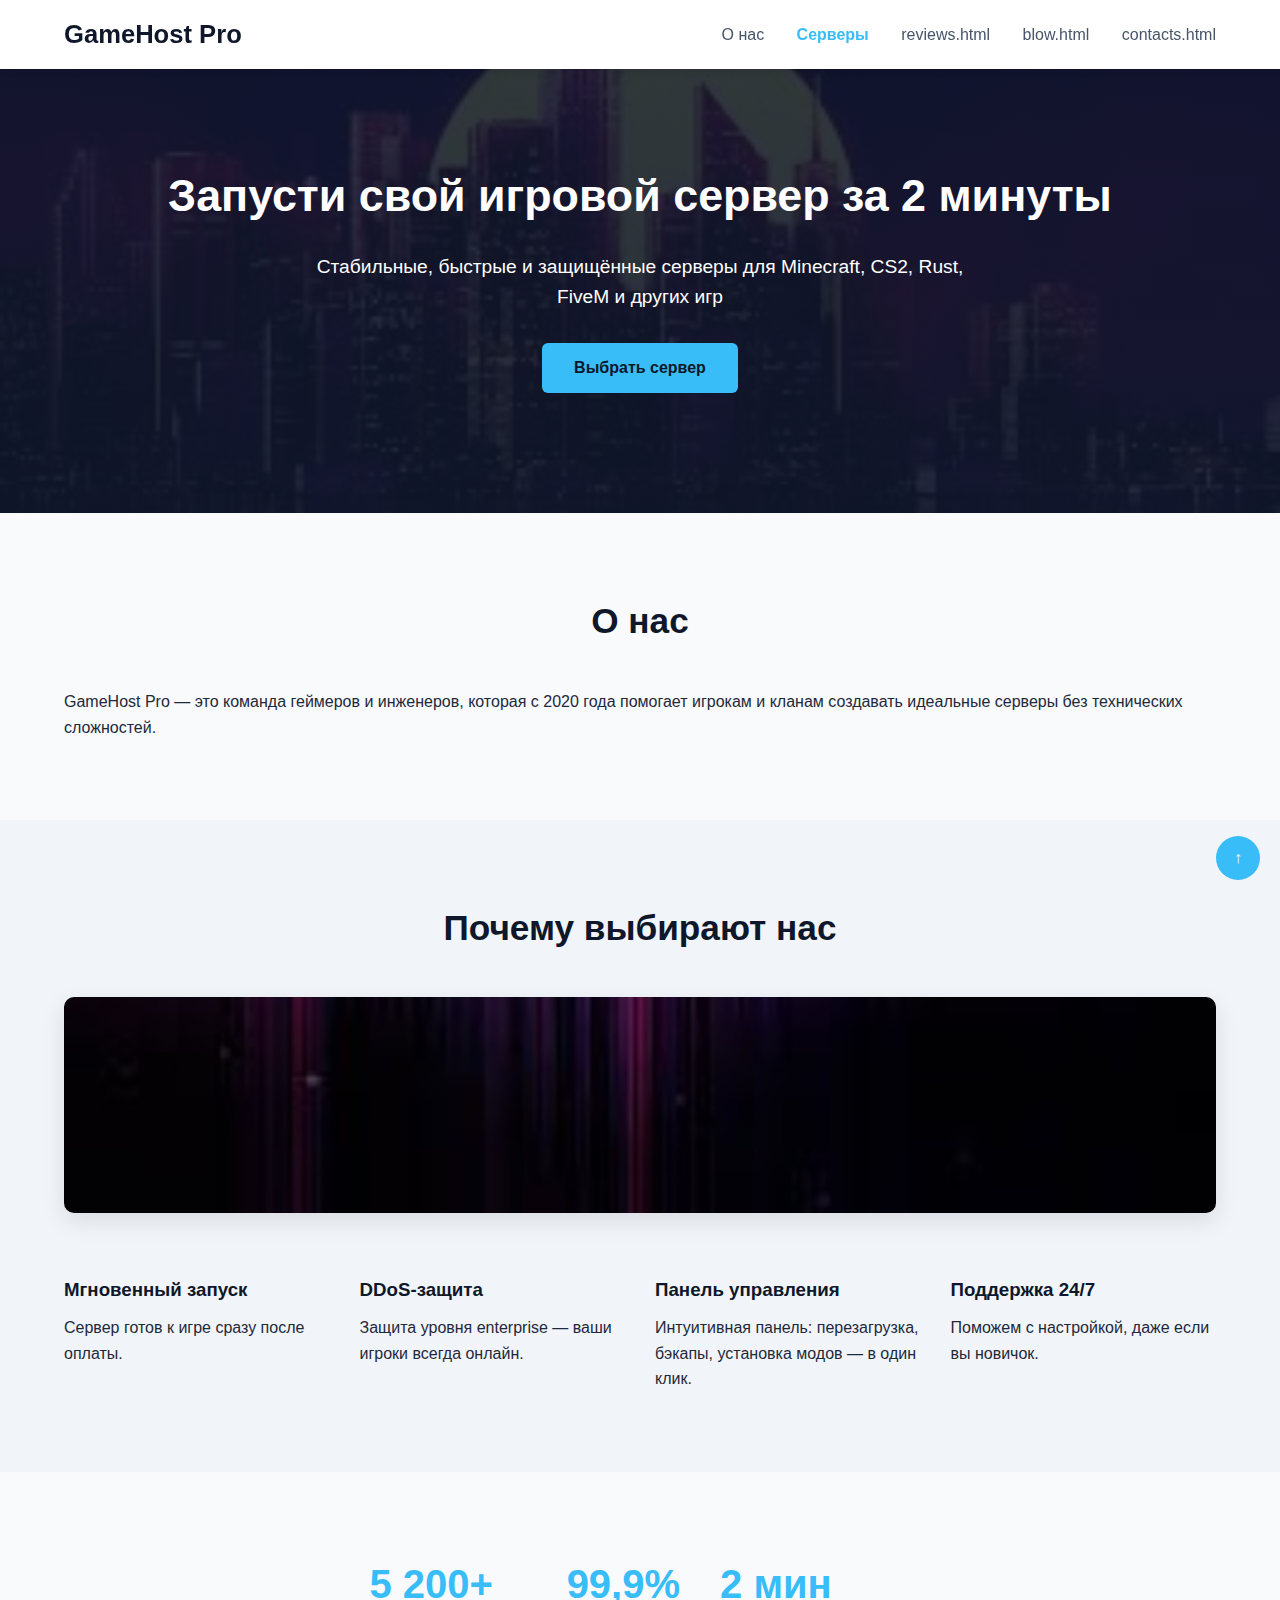
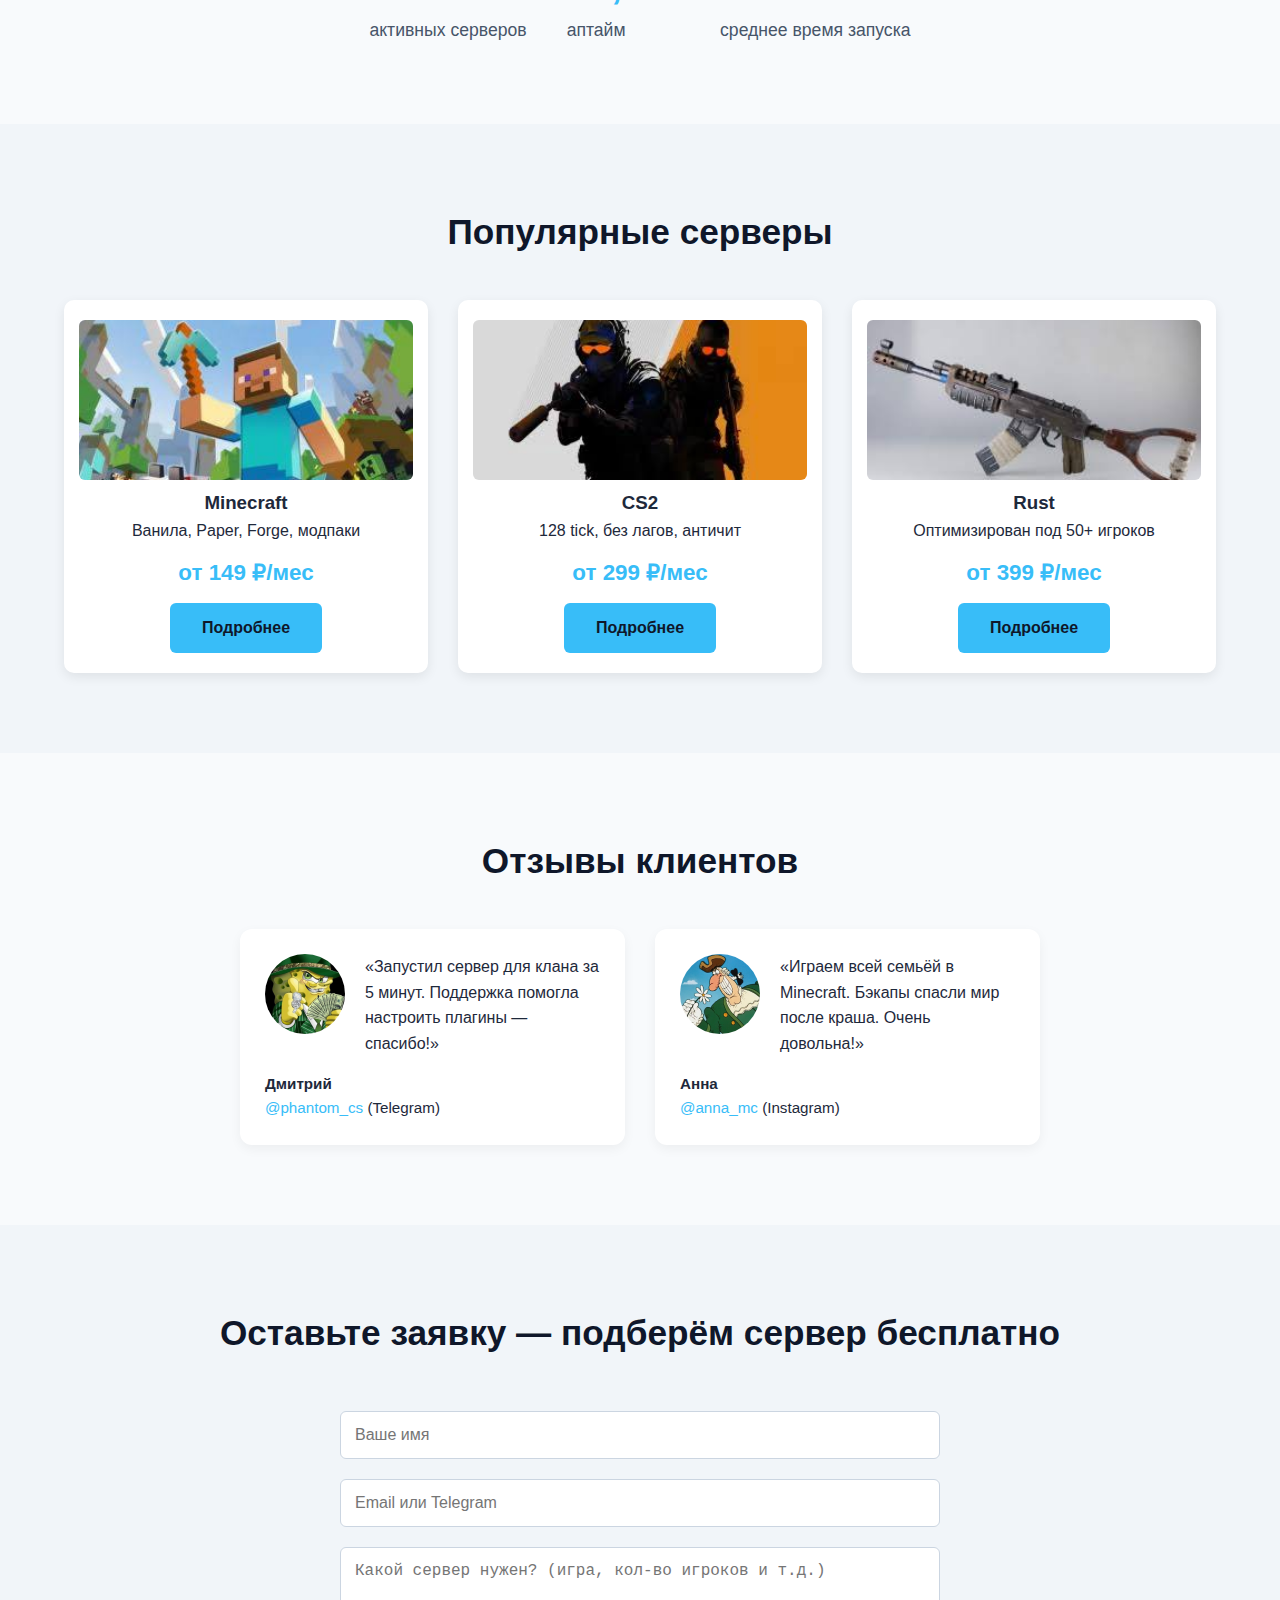
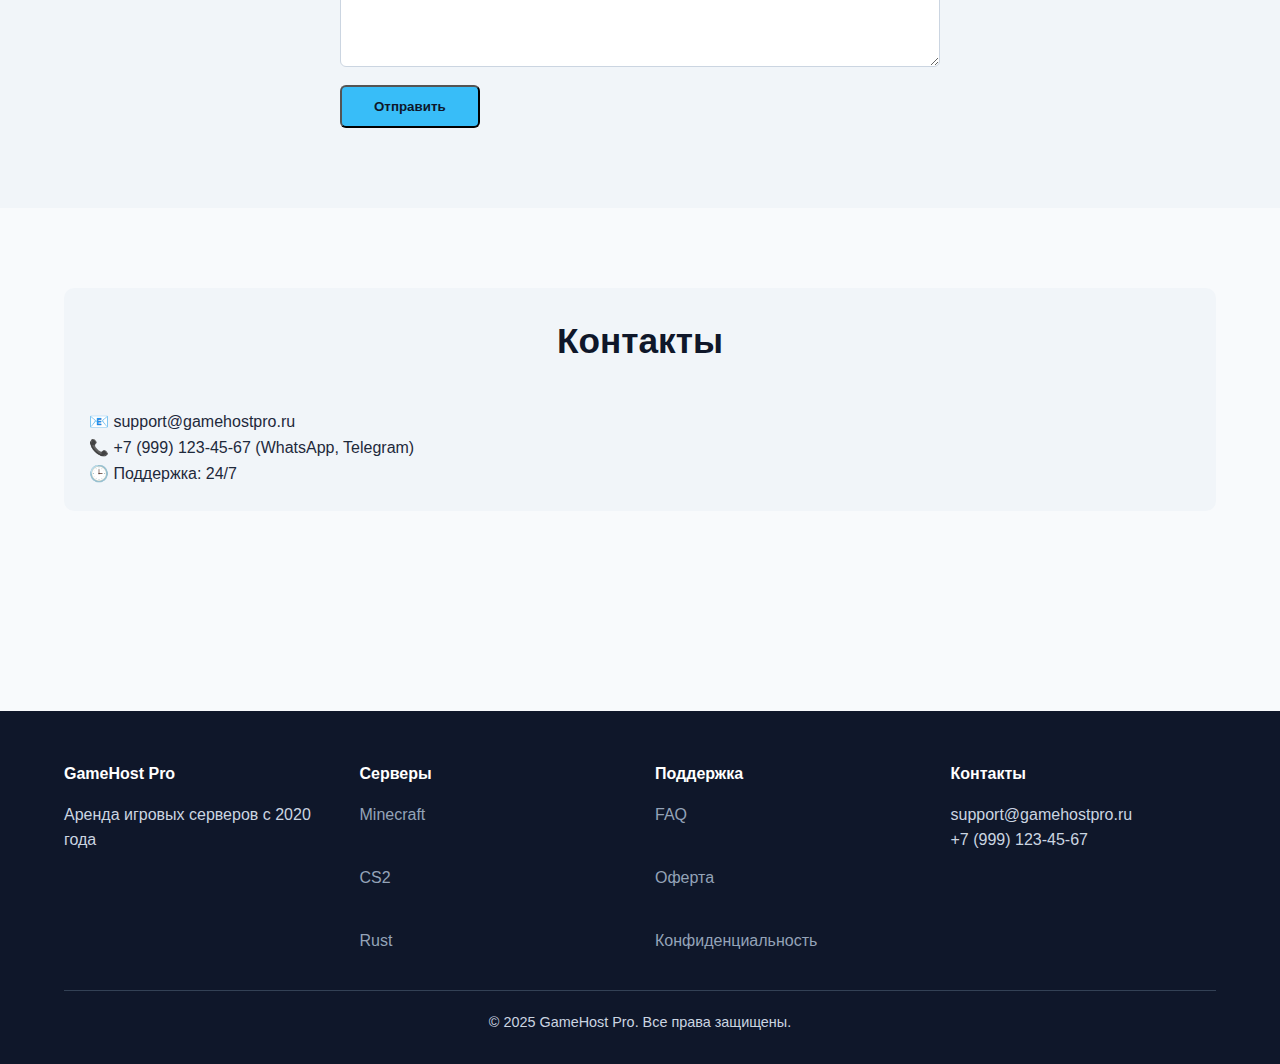
<file: index.html>
<!DOCTYPE html>
<html lang="ru">
<head>
  <meta charset="UTF-8" />
  <meta name="viewport" content="width=device-width, initial-scale=1.0" />
  <title>GameHost Pro — Аренда игровых серверов</title>
  <style>
    /* === Общие стили === */
    * {
      margin: 0;
      padding: 0;
      box-sizing: border-box;
    }
    body {
      font-family: -apple-system, BlinkMacSystemFont, 'Segoe UI', Roboto, sans-serif;
      line-height: 1.6;
      color: #1e293b;
      background-color: #f8fafc;
    }
    .container {
      width: 90%;
      max-width: 1200px;
      margin: 0 auto;
    }
    a {
      text-decoration: none;
      color: inherit;
    }

    /* === Хедер (п.2, п.9) === */
    .header {
      position: fixed;
      top: 0;
      width: 100%;
      background: white;
      box-shadow: 0 2px 8px rgba(0,0,0,0.1);
      z-index: 1000;
    }
    .navbar {
      display: flex;
      justify-content: space-between;
      align-items: center;
      padding: 14px 0;
    }
    .logo {
      font-size: 1.6rem;
      font-weight: bold;
      color: #0f172a;
    }
    .main-menu a {
      margin-left: 28px;
      color: #475569;
      font-weight: 500;
      text-decoration: none;
    }
    .main-menu a:hover,
    .main-menu a.active {
      color: #38bdf8;
      font-weight: bold;
    }

    /* === Первый экран (п.1) === */
    .hero {
      background: linear-gradient(rgba(15, 23, 42, 0.85), rgba(15, 23, 42, 0.9)),
        url('images/hero-bg.jpg') center/cover no-repeat;
      color: white;
      padding: 160px 0 120px;
      text-align: center;
    }
    .hero h1 {
      font-size: 2.8rem;
      margin-bottom: 20px;
    }
    .hero p {
      font-size: 1.2rem;
      max-width: 700px;
      margin: 0 auto 30px;
    }

    /* === Кнопки === */
    .btn {
      display: inline-block;
      padding: 12px 32px;
      border-radius: 6px;
      background: #38bdf8;
      color: #0f172a;
      font-weight: bold;
      transition: opacity 0.2s;
    }
    .btn:hover {
      opacity: 0.9;
    }

    /* === Секции === */
    section {
      padding: 80px 0;
    }
    .light-bg {
      background-color: #f1f5f9;
    }
    section h2 {
      text-align: center;
      font-size: 2.2rem;
      margin-bottom: 40px;
      color: #0f172a;
    }

    /* === Преимущества (п.11) === */
    .feature-image-wrapper {
      text-align: center;
      margin-bottom: 40px;
    }
    .feature-image {
      width: 100%;
      max-width: 100%;
      max-height: 300px;
      min-height: 200px;
      height: auto;
      border-radius: 10px;
      box-shadow: 0 8px 24px rgba(0,0,0,0.1);
      object-fit: cover;
      object-position: center;
    }
    .features-grid {
      display: grid;
      grid-template-columns: repeat(auto-fit, minmax(240px, 1fr));
      gap: 30px;
    }
    .feature h3 {
      margin: 15px 0 10px;
      color: #0f172a;
    }

    /* === Факты (п.13) === */
    .facts-grid {
      display: flex;
      justify-content: center;
      flex-wrap: wrap;
      gap: 40px;
    }
    .fact-number {
      font-size: 2.5rem;
      font-weight: bold;
      color: #38bdf8;
    }
    .fact-text {
      font-size: 1.1rem;
      color: #475569;
    }

    /* === Товары (п.16, п.17) === */
    .products-grid {
      display: grid;
      grid-template-columns: repeat(auto-fill, minmax(280px, 1fr));
      gap: 30px;
    }
    .product-card {
      background: white;
      border-radius: 10px;
      overflow: hidden;
      box-shadow: 0 4px 12px rgba(0,0,0,0.08);
      text-align: center;
      padding: 20px 15px;
    }
    .product-card img {
      width: 100%;
      height: 160px;
      object-fit: cover;
      border-radius: 6px;
    }
    .price {
      font-size: 1.4rem;
      font-weight: bold;
      color: #38bdf8;
      margin: 12px 0;
    }

    /* === Отзывы (п.21) === */
    .reviews-grid {
      display: grid;
      grid-template-columns: repeat(auto-fit, minmax(300px, 1fr));
      gap: 30px;
      max-width: 800px;
      margin: 0 auto;
    }
    .review-card {
      background: white;
      padding: 25px;
      border-radius: 12px;
      box-shadow: 0 4px 12px rgba(0,0,0,0.05);
    }
    .review-card img {
      width: 80px;
      height: 80px;
      border-radius: 50%;
      float: left;
      margin-right: 20px;
      object-fit: cover;
    }
    .review-author {
      margin-top: 15px;
      font-size: 0.95rem;
    }
    .review-author a {
      color: #38bdf8;
    }

    /* === Форма (п.22) === */
    .contact-form {
      max-width: 600px;
      margin: 0 auto;
    }
    .contact-form input,
    .contact-form textarea {
      width: 100%;
      padding: 14px;
      margin: 10px 0;
      border: 1px solid #cbd5e1;
      border-radius: 6px;
      font-size: 1rem;
    }
    .contact-form textarea {
      height: 120px;
      resize: vertical;
    }

    /* === Контакты (п.29) === */
    .contact-info {
      background: #f1f5f9;
      padding: 25px;
      border-radius: 10px;
      margin-bottom: 40px;
    }

    /* === Футер (п.30) === */
    .footer {
      background: #0f172a;
      color: #cbd5e1;
      padding: 50px 0 30px;
      margin-top: 80px;
    }
    .footer-grid {
      display: grid;
      grid-template-columns: repeat(auto-fit, minmax(200px, 1fr));
      gap: 30px;
    }
    .footer h4 {
      color: white;
      margin-bottom: 15px;
    }
    .footer a {
      color: #94a3b8;
      display: block;
      margin: 6px 0;
    }
    .footer a:hover {
      color: #38bdf8;
    }
    .footer-bottom {
      margin-top: 30px;
      padding-top: 20px;
      border-top: 1px solid #334155;
      text-align: center;
      font-size: 0.9rem;
    }

    /* === Кнопка "Наверх" (п.4) === */
    .scroll-to-top {
      position: fixed;
      bottom: 20px;
      right: 20px;
      width: 44px;
      height: 44px;
      background: #38bdf8;
      color: white;
      border-radius: 50%;
      display: flex;
      align-items: center;
      justify-content: center;
      text-decoration: none;
      font-weight: bold;
    }

    /* === Адаптивность === */
    @media (max-width: 768px) {
      .navbar {
        flex-wrap: wrap;
      }
      .main-menu {
        margin-top: 10px;
      }
      .main-menu a {
        margin: 0 12px;
      }
      .hero h1 {
        font-size: 2rem;
      }
      .features-grid,
      .facts-grid,
      .products-grid,
      .reviews-grid {
        grid-template-columns: 1fr;
      }
      .review-card img {
        float: none;
        margin-right: 0;
        margin-bottom: 15px;
        display: block;
      }
    }
  </style>
</head>
<body>

  <!-- 2. Меню -->
  <header class="header">
    <div class="container navbar">
      <a href="index.html" class="logo">GameHost Pro</a>
      <nav class="main-menu">
        <a href="about.html">О нас</a>
        <a href="server.html" class="active">Серверы</a>
        <a href="#">reviews.html</a>
        <a href="#">blow.html</a>
        <a href="#">contacts.html</a>
      </nav>
    </div>
  </header>

  <!-- 1. Первый экран -->
  <section class="hero">
    <div class="container">
      <h1>Запусти свой игровой сервер за 2 минуты</h1>
      <p>Стабильные, быстрые и защищённые серверы для Minecraft, CS2, Rust, FiveM и других игр</p>
      <a href="server.html" class="btn">Выбрать сервер</a>
    </div>
  </section>

  <!-- 10. О компании -->
  <section class="section">
    <div class="container">
      <h2>О нас</h2>
      <p>GameHost Pro — это команда геймеров и инженеров, которая с 2020 года помогает игрокам и кланам создавать идеальные серверы без технических сложностей.</p>
    </div>
  </section>

  <!-- 11. Преимущества -->
  <section class="section light-bg">
    <div class="container">
      <h2>Почему выбирают нас</h2>

      <!-- Общая иллюстрация -->
      <div class="feature-image-wrapper">
        <img src="images/premms.jpg" alt="Преимущества GameHost Pro" class="feature-image">
      </div>

      <div class="features-grid">
        <div class="feature">
          <h3>Мгновенный запуск</h3>
          <p>Сервер готов к игре сразу после оплаты.</p>
        </div>
        <div class="feature">
          <h3>DDoS-защита</h3>
          <p>Защита уровня enterprise — ваши игроки всегда онлайн.</p>
        </div>
        <div class="feature">
          <h3>Панель управления</h3>
          <p>Интуитивная панель: перезагрузка, бэкапы, установка модов — в один клик.</p>
        </div>
        <div class="feature">
          <h3>Поддержка 24/7</h3>
          <p>Поможем с настройкой, даже если вы новичок.</p>
        </div>
      </div>
    </div>
  </section>

  <!-- 13. Факты -->
  <section class="section">
    <div class="container">
      <div class="facts-grid">
        <div class="fact">
          <div class="fact-number">5 200+</div>
          <div class="fact-text">активных серверов</div>
        </div>
        <div class="fact">
          <div class="fact-number">99,9%</div>
          <div class="fact-text">аптайм</div>
        </div>
        <div class="fact">
          <div class="fact-number">2 мин</div>
          <div class="fact-text">среднее время запуска</div>
        </div>
      </div>
    </div>
  </section>

  <!-- 16. Продукты -->
  <section class="section light-bg">
    <div class="container">
      <h2>Популярные серверы</h2>
      <div class="products-grid">
        <div class="product-card">
          <img src="images/minecraft.png" alt="Minecraft">
          <h3>Minecraft</h3>
          <p>Ванила, Paper, Forge, модпаки</p>
          <div class="price">от 149 ₽/мес</div>
          <a href="server-minecraft.html" class="btn">Подробнее</a>
        </div>
        <div class="product-card">
          <img src="images/cs2.png" alt="CS2">
          <h3>CS2</h3>
          <p>128 tick, без лагов, античит</p>
          <div class="price">от 299 ₽/мес</div>
          <a href="server-cs.html" class="btn">Подробнее</a>
        </div>
        <div class="product-card">
          <img src="images/rust.png" alt="Rust">
          <h3>Rust</h3>
          <p>Оптимизирован под 50+ игроков</p>
          <div class="price">от 399 ₽/мес</div>
          <a href="server-rust.html" class="btn">Подробнее</a>
        </div>
      </div>
    </div>
  </section>

  <!-- 21. Отзывы -->
  <section class="section">
    <div class="container">
      <h2>Отзывы клиентов</h2>
      <div class="reviews-grid">
        <div class="review-card">
          <img src="images/avatar-dmitry.png" alt="Дмитрий">
          <p>«Запустил сервер для клана за 5 минут. Поддержка помогла настроить плагины — спасибо!»</p>
          <div class="review-author">
            <strong>Дмитрий</strong><br>
            <a href="#">@phantom_cs</a> (Telegram)
          </div>
        </div>
        <div class="review-card">
          <img src="images/avatar-anna.png" alt="Анна">
          <p>«Играем всей семьёй в Minecraft. Бэкапы спасли мир после краша. Очень довольна!»</p>
          <div class="review-author">
            <strong>Анна</strong><br>
            <a href="#">@anna_mc</a> (Instagram)
          </div>
        </div>
      </div>
    </div>
  </section>

  <!-- 22. Форма заявки -->
  <section class="section light-bg">
    <div class="container">
      <h2>Оставьте заявку — подберём сервер бесплатно</h2>
      <form class="contact-form">
        <input type="text" placeholder="Ваше имя" required>
        <input type="email" placeholder="Email или Telegram" required>
        <textarea placeholder="Какой сервер нужен? (игра, кол-во игроков и т.д.)"></textarea>
        <button type="submit" class="btn">Отправить</button>
      </form>
    </div>
  </section>

  <!-- 29. Контакты -->
  <section class="section">
    <div class="container contact-info">
      <h2>Контакты</h2>
      <p>📧 support@gamehostpro.ru</p>
      <p>📞 +7 (999) 123-45-67 (WhatsApp, Telegram)</p>
      <p>🕒 Поддержка: 24/7</p>
    </div>
  </section>

  <!-- 30. Футер -->
  <footer class="footer">
    <div class="container">
      <div class="footer-grid">
        <div>
          <h4>GameHost Pro</h4>
          <p>Аренда игровых серверов с 2020 года</p>
        </div>
        <div>
          <h4>Серверы</h4>
          <a href="server-minecraft.html">Minecraft</a><br>
          <a href="server-cs2.html">CS2</a><br>
          <a href="server-rust.html">Rust</a>
        </div>
        <div>
          <h4>Поддержка</h4>
          <a href="faq.html">FAQ</a><br>
          <a href="legal/offer.html">Оферта</a><br>
          <a href="legal/privacy.html">Конфиденциальность</a>
        </div>
        <div>
          <h4>Контакты</h4>
          <p>support@gamehostpro.ru</p>
          <p>+7 (999) 123-45-67</p>
        </div>
      </div>
      <div class="footer-bottom">
        <p>© 2025 GameHost Pro. Все права защищены.</p>
      </div>
    </div>
  </footer>

  <!-- 4. Кнопка "Наверх" -->
  <a href="#" class="scroll-to-top">↑</a>

</body>
</html>
</file>
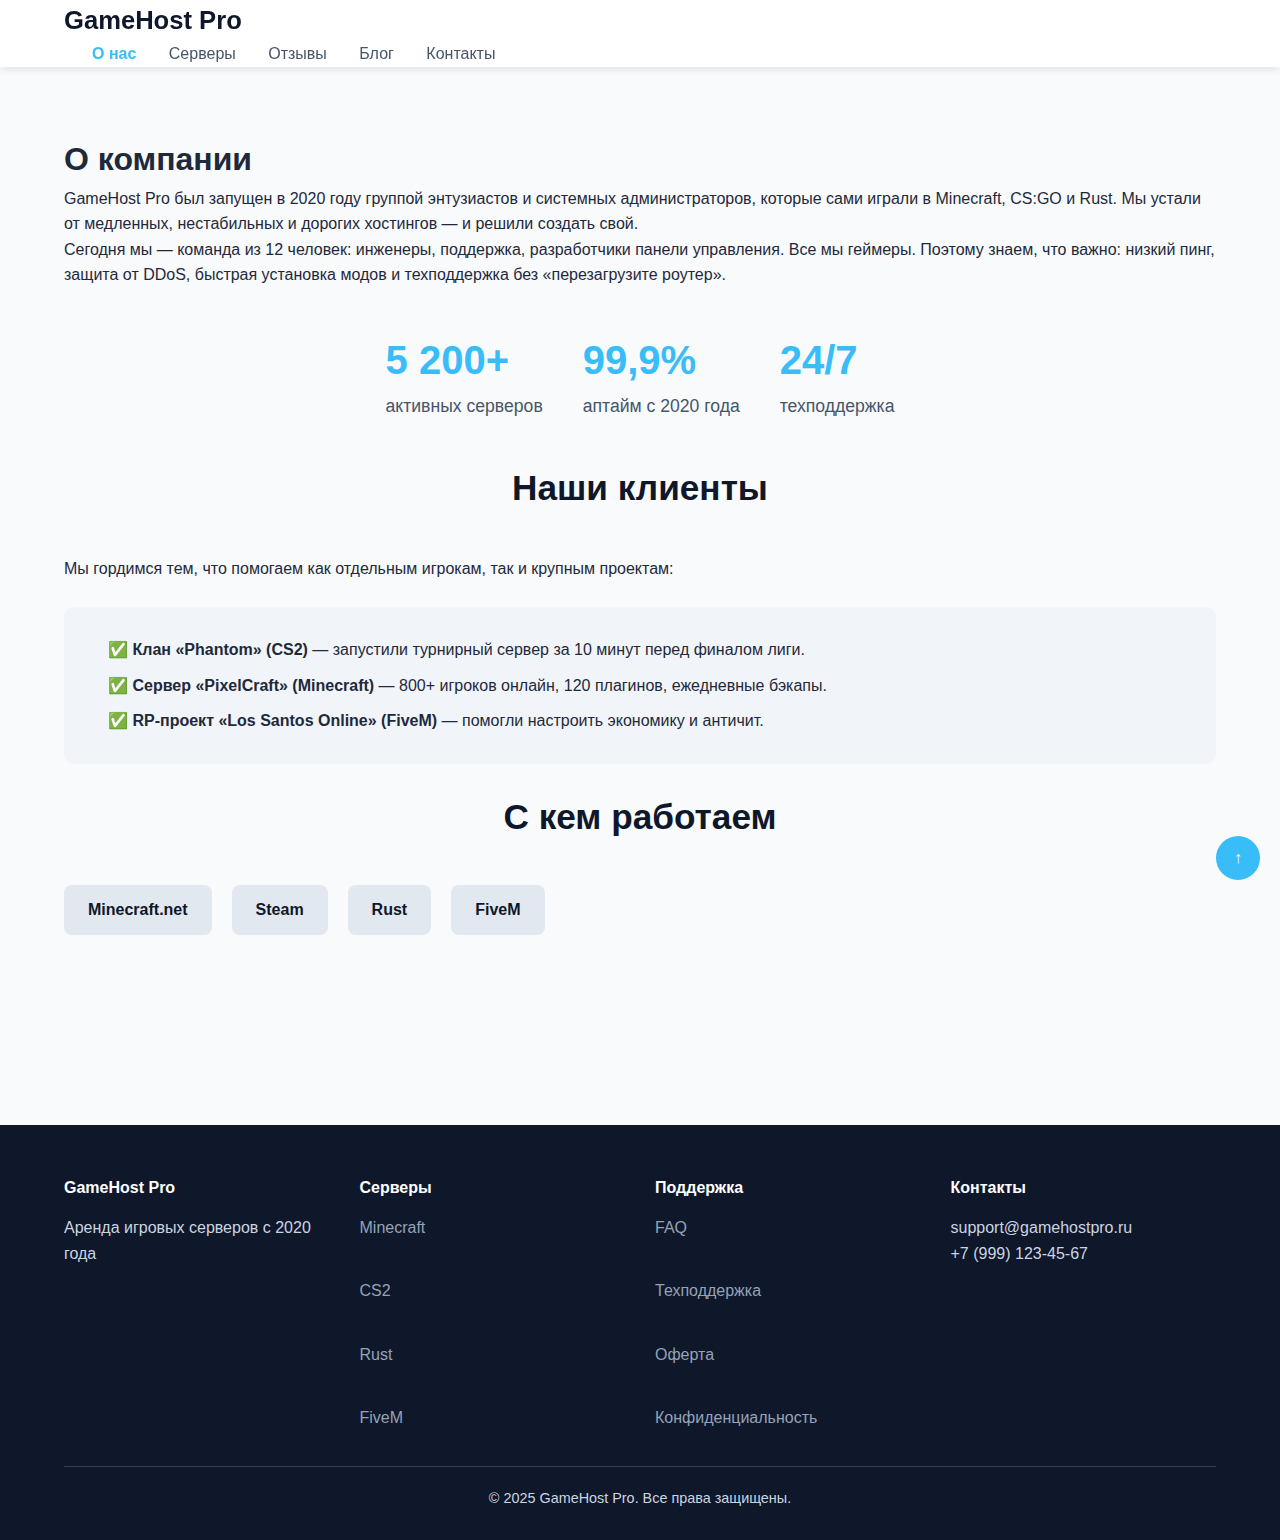
<file: about.html>
<!DOCTYPE html>
<html lang="ru">
<head>
  <meta charset="UTF-8" />
  <meta name="viewport" content="width=device-width, initial-scale=1.0" />
  <title>О нас — GameHost Pro</title>
  <link rel="stylesheet" href="style.css">
</head>
<body>

  <!-- Хедер -->
  <header class="header">
    <div class="container">
      <a href="index.html" class="logo">GameHost Pro</a>
      <nav class="main-menu">
        <a href="about.html" class="active">О нас</a>
        <a href="servers.html">Серверы</a>
        <a href="reviews.html">Отзывы</a>
        <a href="blog.html">Блог</a>
        <a href="contacts.html">Контакты</a>
      </nav>
    </div>
  </header>

<!-- Хлебные крошки -->
<div class="container breadcrumbs">
  <a href="index.html">Главная</a> / О компании
</div>

  <section class="section">
    <div class="container">
      <h1>О компании</h1>

      <!-- П.10: О проекте, миссия, история -->
      <p>GameHost Pro был запущен в 2020 году группой энтузиастов и системных администраторов, которые сами играли в Minecraft, CS:GO и Rust. Мы устали от медленных, нестабильных и дорогих хостингов — и решили создать свой.</p>
      <p>Сегодня мы — команда из 12 человек: инженеры, поддержка, разработчики панели управления. Все мы геймеры. Поэтому знаем, что важно: низкий пинг, защита от DDoS, быстрая установка модов и техподдержка без «перезагрузите роутер».</p>

      <!-- П.13: Факты с цифрами -->
      <div class="facts-grid" style="margin: 40px 0;">
        <div class="fact">
          <div class="fact-number">5 200+</div>
          <div class="fact-text">активных серверов</div>
        </div>
        <div class="fact">
          <div class="fact-number">99,9%</div>
          <div class="fact-text">аптайм с 2020 года</div>
        </div>
        <div class="fact">
          <div class="fact-number">24/7</div>
          <div class="fact-text">техподдержка</div>
        </div>
      </div>

      <!-- П.14: Кейсы / Портфолио -->
      <h2>Наши клиенты</h2>
      <p>Мы гордимся тем, что помогаем как отдельным игрокам, так и крупным проектам:</p>
      <ul class="features-list">
        <li>✅ <strong>Клан «Phantom» (CS2)</strong> — запустили турнирный сервер за 10 минут перед финалом лиги.</li>
        <li>✅ <strong>Сервер «PixelCraft» (Minecraft)</strong> — 800+ игроков онлайн, 120 плагинов, ежедневные бэкапы.</li>
        <li>✅ <strong>RP-проект «Los Santos Online» (FiveM)</strong> — помогли настроить экономику и античит.</li>
      </ul>

      <!-- Партнёры (п.14) -->
      <h2>С кем работаем</h2>
      <div class="partners">
        <div class="partner-logo">Minecraft.net</div>
        <div class="partner-logo">Steam</div>
        <div class="partner-logo">Rust</div>
        <div class="partner-logo">FiveM</div>
      </div>
    </div>
  </section>

  <!-- Футер -->
  <footer class="footer">
    <div class="container">
      <div class="footer-grid">
        <div>
          <h4>GameHost Pro</h4>
          <p>Аренда игровых серверов с 2020 года</p>
        </div>
        <div>
          <h4>Серверы</h4>
          <a href="servers.html">Minecraft</a><br>
          <a href="servers.html">CS2</a><br>
          <a href="servers.html">Rust</a><br>
          <a href="servers.html">FiveM</a>
        </div>
        <div>
          <h4>Поддержка</h4>
          <a href="faq.html">FAQ</a><br>
          <a href="#">Техподдержка</a><br>
          <a href="legal/offer.html">Оферта</a><br>
          <a href="legal/privacy.html">Конфиденциальность</a>
        </div>
        <div>
          <h4>Контакты</h4>
          <p>support@gamehostpro.ru</p>
          <p>+7 (999) 123-45-67</p>
        </div>
      </div>
      <div class="footer-bottom">
        <p>© 2025 GameHost Pro. Все права защищены.</p>
      </div>
    </div>
  </footer>

  <a href="#" class="scroll-to-top">↑</a>

</body>
</html>
</file>
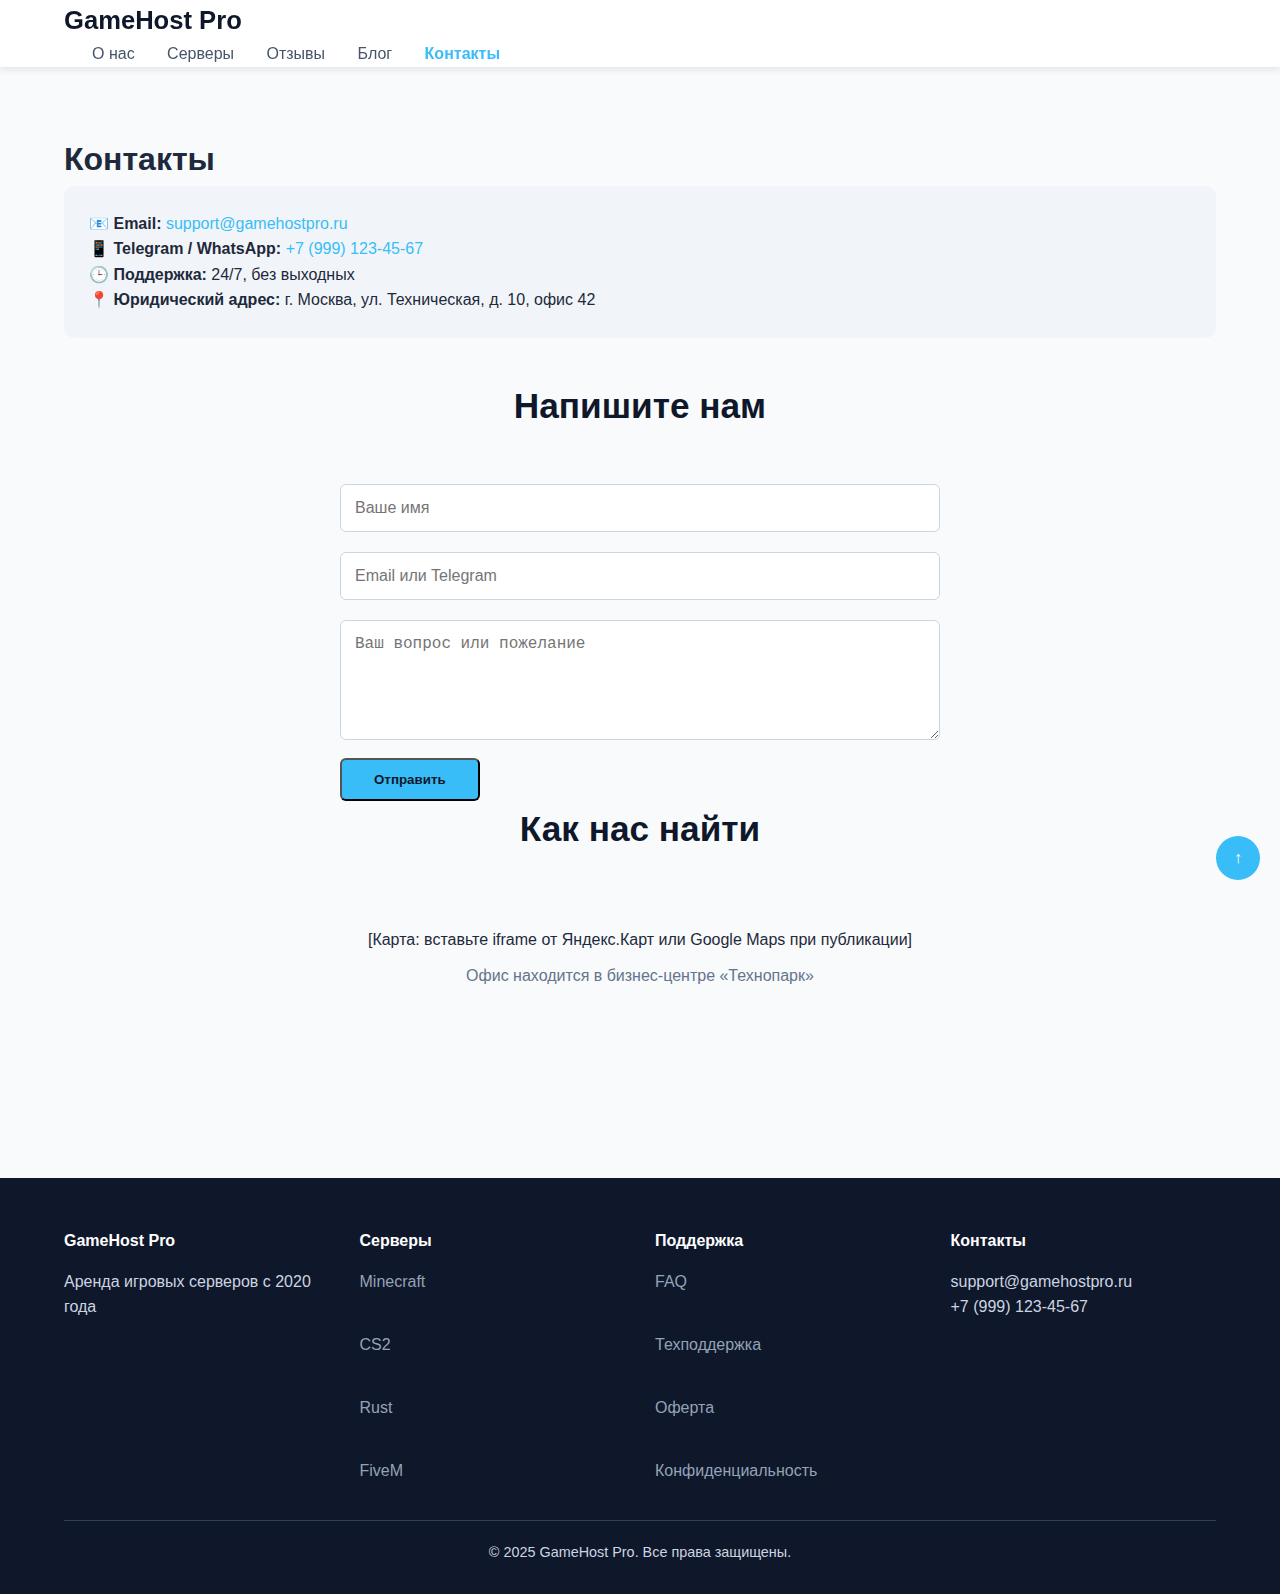
<file: contacts.html>
<!DOCTYPE html>
<html lang="ru">
<head>
  <meta charset="UTF-8" />
  <meta name="viewport" content="width=device-width, initial-scale=1.0" />
  <title>Контакты — GameHost Pro</title>
  <link rel="stylesheet" href="style.css">
</head>
<body>

  <header class="header">
    <div class="container">
      <a href="index.html" class="logo">GameHost Pro</a>
      <nav class="main-menu">
        <a href="about.html">О нас</a>
        <a href="servers.html">Серверы</a>
        <a href="reviews.html">Отзывы</a>
        <a href="blog.html">Блог</a>
        <a href="contacts.html" class="active">Контакты</a>
      </nav>
    </div>
  </header>

  <div class="container breadcrumbs">
    <a href="index.html">Главная</a> / Контакты
  </div>

  <section class="section">
    <div class="container">
      <h1>Контакты</h1>

      <!-- Информация (п.29) -->
      <div class="contact-info">
        <p>📧 <strong>Email:</strong> <a href="mailto:support@gamehostpro.ru">support@gamehostpro.ru</a></p>
        <p>📱 <strong>Telegram / WhatsApp:</strong> <a href="https://wa.me/79991234567">+7 (999) 123-45-67</a></p>
        <p>🕒 <strong>Поддержка:</strong> 24/7, без выходных</p>
        <p>📍 <strong>Юридический адрес:</strong> г. Москва, ул. Техническая, д. 10, офис 42</p>
      </div>

      <!-- Форма обратной связи (п.29) -->
      <h2>Напишите нам</h2>
      <form class="contact-form">
        <input type="text" placeholder="Ваше имя" required>
        <input type="email" placeholder="Email или Telegram" required>
        <textarea placeholder="Ваш вопрос или пожелание"></textarea>
        <button type="submit" class="btn primary">Отправить</button>
      </form>

      <!-- Карта (п.29) -->
      <h2>Как нас найти</h2>
      <div class="map-placeholder">
        [Карта: вставьте iframe от Яндекс.Карт или Google Maps при публикации]
        <p style="text-align:center; margin-top:10px; color:#64748b;">Офис находится в бизнес-центре «Технопарк»</p>
      </div>
    </div>
  </section>

  <!-- Футер -->
  <footer class="footer">
    <!-- (тот же футер) -->
    <div class="container">
      <div class="footer-grid">
        <div>
          <h4>GameHost Pro</h4>
          <p>Аренда игровых серверов с 2020 года</p>
        </div>
        <div>
          <h4>Серверы</h4>
          <a href="servers.html">Minecraft</a><br>
          <a href="servers.html">CS2</a><br>
          <a href="servers.html">Rust</a><br>
          <a href="servers.html">FiveM</a>
        </div>
        <div>
          <h4>Поддержка</h4>
          <a href="faq.html">FAQ</a><br>
          <a href="#">Техподдержка</a><br>
          <a href="legal/offer.html">Оферта</a><br>
          <a href="legal/privacy.html">Конфиденциальность</a>
        </div>
        <div>
          <h4>Контакты</h4>
          <p>support@gamehostpro.ru</p>
          <p>+7 (999) 123-45-67</p>
        </div>
      </div>
      <div class="footer-bottom">
        <p>© 2025 GameHost Pro. Все права защищены.</p>
      </div>
    </div>
  </footer>

  <a href="#" class="scroll-to-top">↑</a>

</body>
</html>
</file>
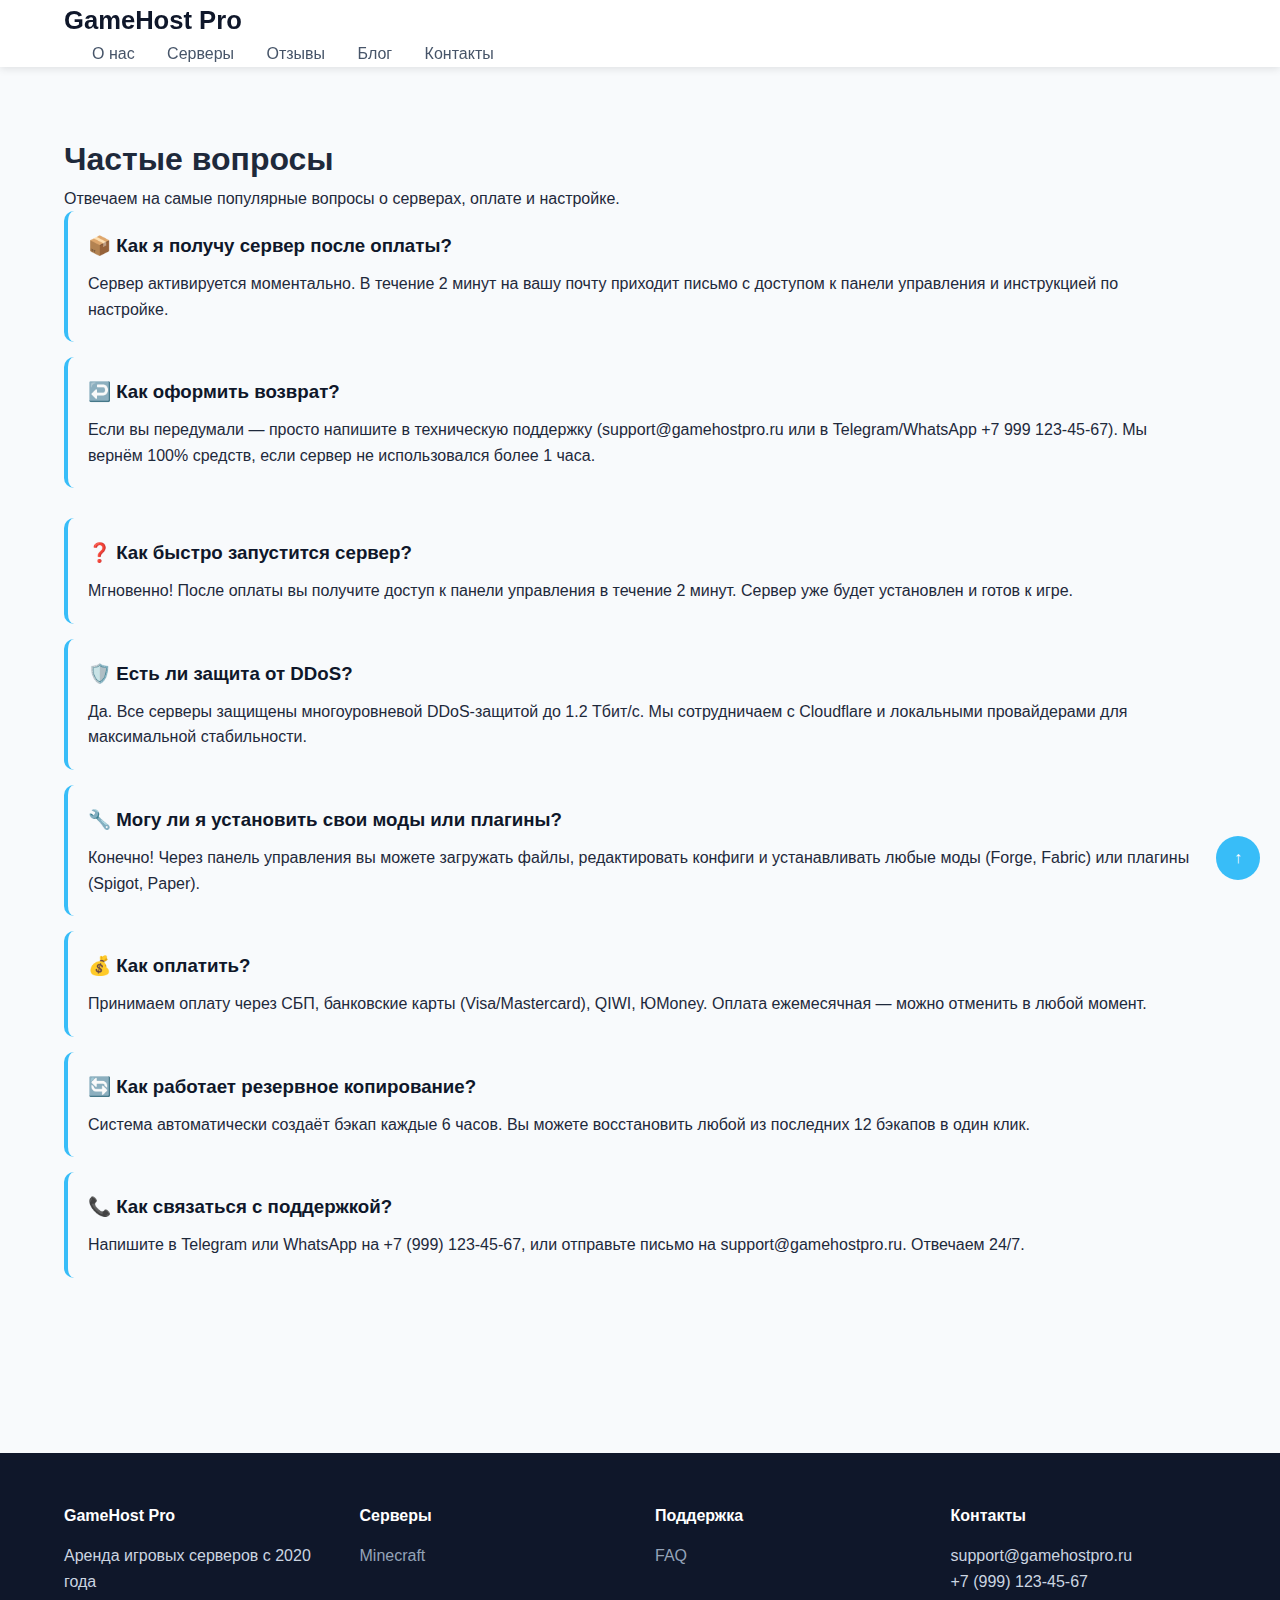
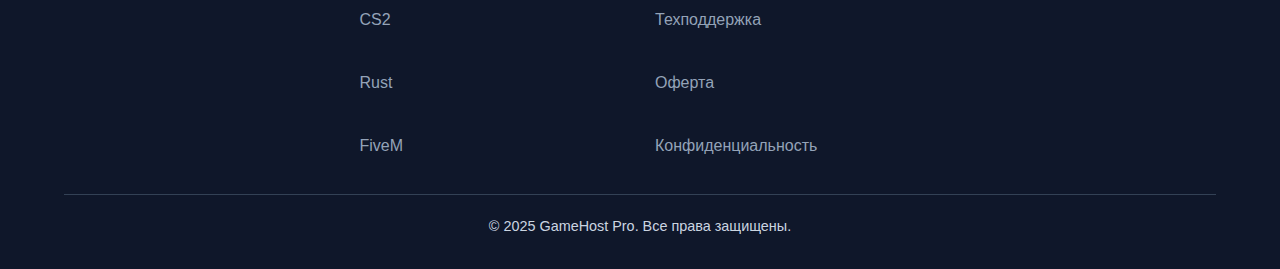
<file: faq.html>
<!DOCTYPE html>
<html lang="ru">
<head>
  <meta charset="UTF-8" />
  <meta name="viewport" content="width=device-width, initial-scale=1.0" />
  <title>FAQ — GameHost Pro</title>
  <link rel="stylesheet" href="style.css">
</head>
<body>

  <header class="header">
    <div class="container">
      <a href="index.html" class="logo">GameHost Pro</a>
      <nav class="main-menu">
        <a href="about.html">О нас</a>
        <a href="servers.html">Серверы</a>
        <a href="reviews.html">Отзывы</a>
        <a href="blog.html">Блог</a>
        <a href="contacts.html">Контакты</a>
      </nav>
    </div>
  </header>

<!-- Хлебные крошки -->
<div class="container breadcrumbs">
  <a href="index.html">Главная</a> / FAQ
</div>

  <section class="section">
    <div class="container">
      <h1>Частые вопросы</h1>
      <p>Отвечаем на самые популярные вопросы о серверах, оплате и настройке.</p>

      <!-- Пункт 18: Доставка и возврат -->
<div class="faq-item">
  <h3>📦 Как я получу сервер после оплаты?</h3>
  <p>Сервер активируется моментально. В течение 2 минут на вашу почту приходит письмо с доступом к панели управления и инструкцией по настройке.</p>
</div>

<div class="faq-item">
  <h3>↩️ Как оформить возврат?</h3>
  <p>Если вы передумали — просто напишите в техническую поддержку (support@gamehostpro.ru или в Telegram/WhatsApp +7 999 123-45-67). Мы вернём 100% средств, если сервер не использовался более 1 часа.</p>
</div>

      <div class="faq-list">
        <div class="faq-item">
          <h3>❓ Как быстро запустится сервер?</h3>
          <p>Мгновенно! После оплаты вы получите доступ к панели управления в течение 2 минут. Сервер уже будет установлен и готов к игре.</p>
        </div>

        <div class="faq-item">
          <h3>🛡️ Есть ли защита от DDoS?</h3>
          <p>Да. Все серверы защищены многоуровневой DDoS-защитой до 1.2 Тбит/с. Мы сотрудничаем с Cloudflare и локальными провайдерами для максимальной стабильности.</p>
        </div>

        <div class="faq-item">
          <h3>🔧 Могу ли я установить свои моды или плагины?</h3>
          <p>Конечно! Через панель управления вы можете загружать файлы, редактировать конфиги и устанавливать любые моды (Forge, Fabric) или плагины (Spigot, Paper).</p>
        </div>

        <div class="faq-item">
          <h3>💰 Как оплатить?</h3>
          <p>Принимаем оплату через СБП, банковские карты (Visa/Mastercard), QIWI, ЮMoney. Оплата ежемесячная — можно отменить в любой момент.</p>
        </div>

        <div class="faq-item">
          <h3>🔄 Как работает резервное копирование?</h3>
          <p>Система автоматически создаёт бэкап каждые 6 часов. Вы можете восстановить любой из последних 12 бэкапов в один клик.</p>
        </div>

        <div class="faq-item">
          <h3>📞 Как связаться с поддержкой?</h3>
          <p>Напишите в Telegram или WhatsApp на +7 (999) 123-45-67, или отправьте письмо на support@gamehostpro.ru. Отвечаем 24/7.</p>
        </div>
      </div>
    </div>
  </section>

  <!-- Футер -->
  <footer class="footer">
    <div class="container">
      <div class="footer-grid">
        <div>
          <h4>GameHost Pro</h4>
          <p>Аренда игровых серверов с 2020 года</p>
        </div>
        <div>
          <h4>Серверы</h4>
          <a href="servers.html">Minecraft</a><br>
          <a href="servers.html">CS2</a><br>
          <a href="servers.html">Rust</a><br>
          <a href="servers.html">FiveM</a>
        </div>
        <div>
          <h4>Поддержка</h4>
          <a href="faq.html">FAQ</a><br>
          <a href="#">Техподдержка</a><br>
          <a href="legal/offer.html">Оферта</a><br>
          <a href="legal/privacy.html">Конфиденциальность</a>
        </div>
        <div>
          <h4>Контакты</h4>
          <p>support@gamehostpro.ru</p>
          <p>+7 (999) 123-45-67</p>
        </div>
      </div>
      <div class="footer-bottom">
        <p>© 2025 GameHost Pro. Все права защищены.</p>
      </div>
    </div>
  </footer>

  <a href="#" class="scroll-to-top">↑</a>

</body>
</html>
</file>
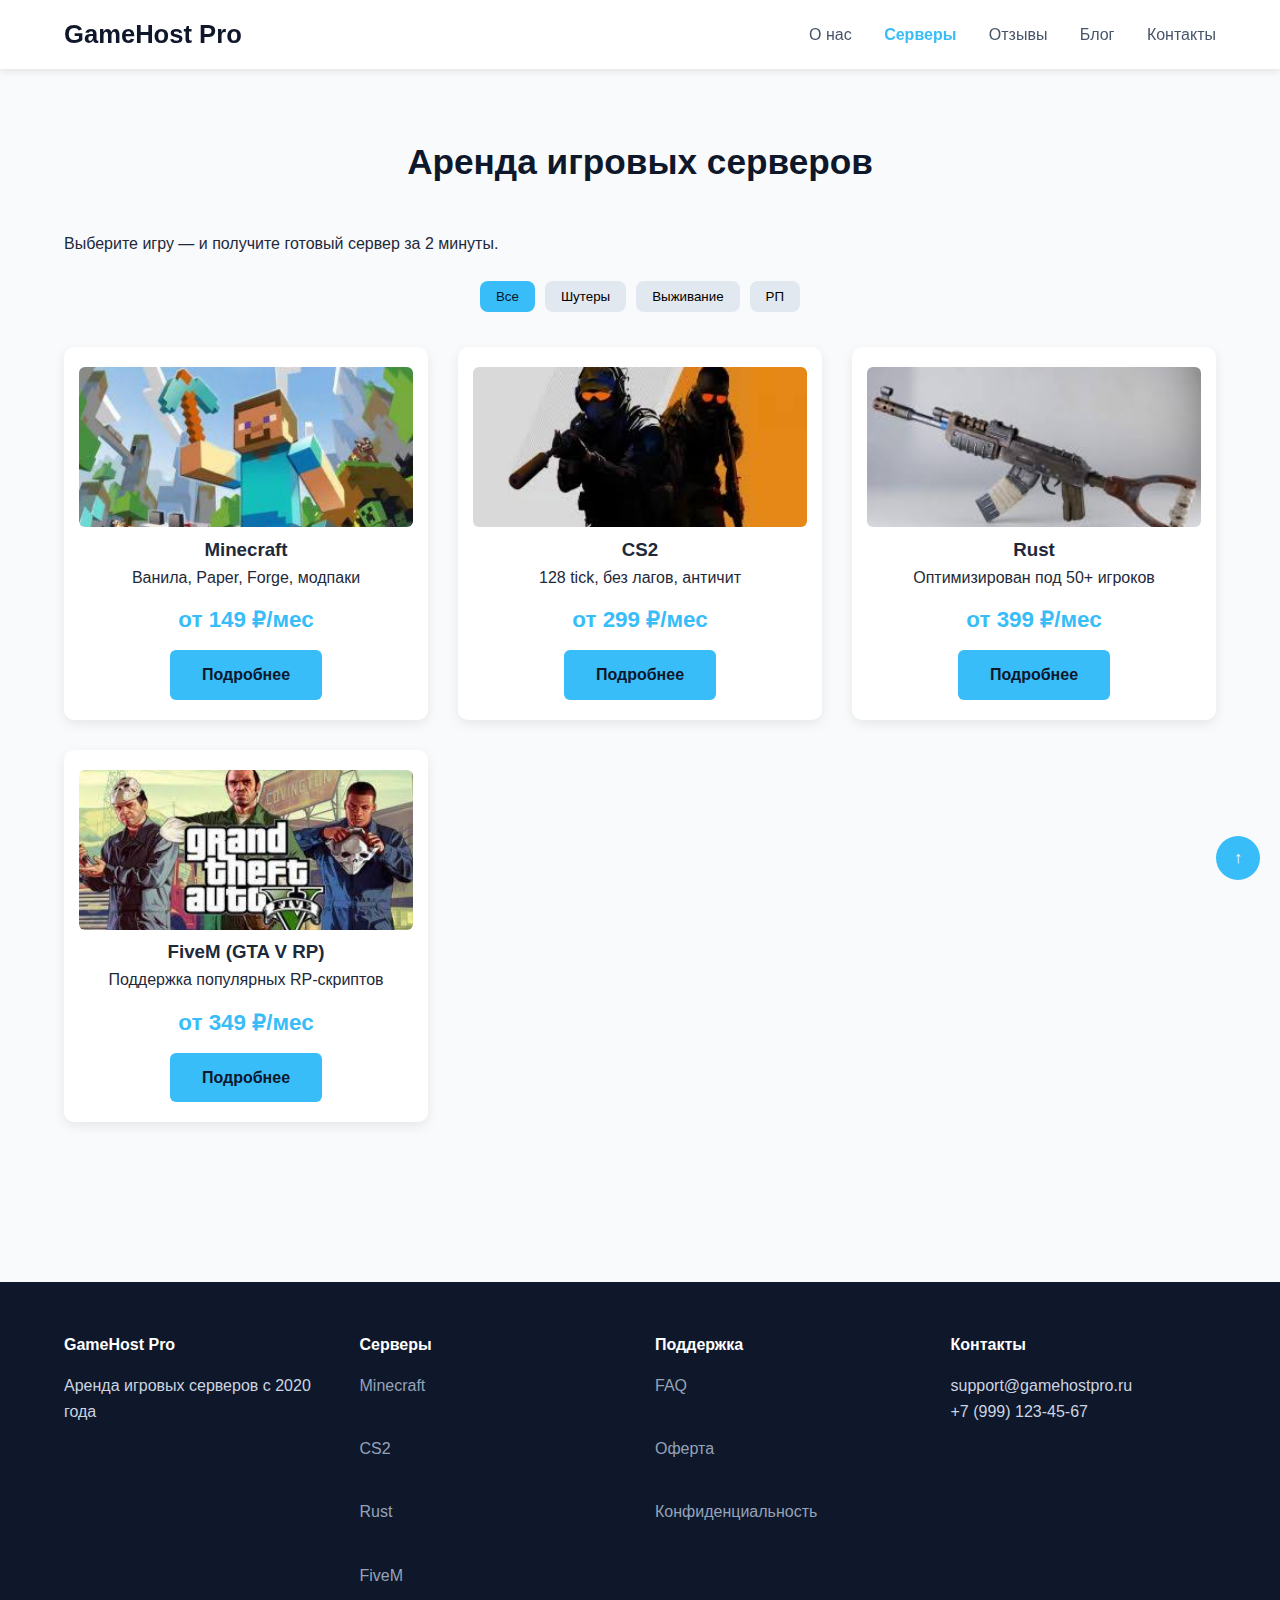
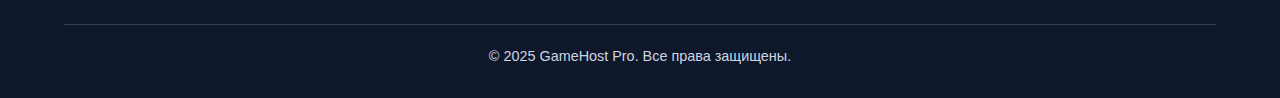
<file: server.html>
<!DOCTYPE html>
<html lang="ru">
<head>
  <meta charset="UTF-8" />
  <meta name="viewport" content="width=device-width, initial-scale=1.0" />
  <title>Серверы — GameHost Pro</title>
  <link rel="stylesheet" href="style.css">
</head>
<body>

  <!-- Хедер -->
  <header class="header">
    <div class="container navbar">
      <a href="index.html" class="logo">GameHost Pro</a>
      <nav class="main-menu">
        <a href="about.html">О нас</a>
        <a href="server.html" class="active">Серверы</a>
        <a href="reviews.html">Отзывы</a>
        <a href="blog.html">Блог</a>
        <a href="contacts.html">Контакты</a>
      </nav>
    </div>
  </header>

  <!-- Хлебные крошки (п.6) -->
  <div class="container breadcrumbs">
    <a href="index.html">Главная</a> / Серверы
  </div>

  <section class="section">
    <div class="container">
      <h2>Аренда игровых серверов</h2>
      <p>Выберите игру — и получите готовый сервер за 2 минуты.</p>

      <!-- Фильтры (п.5) -->
      <div class="category-filters">
        <button class="category-btn active">Все</button>
        <button class="category-btn">Шутеры</button>
        <button class="category-btn">Выживание</button>
        <button class="category-btn">РП</button>
      </div>

      <!-- Плитка (п.8) -->
      <div class="products-grid">
        <div class="product-card">
          <img src="images/minecraft.png" alt="Minecraft">
          <h3>Minecraft</h3>
          <p>Ванила, Paper, Forge, модпаки</p>
          <div class="price">от 149 ₽/мес</div>
          <a href="server-minecraft.html" class="btn">Подробнее</a>
        </div>
        <div class="product-card">
          <img src="images/cs2.png" alt="CS2">
          <h3>CS2</h3>
          <p>128 tick, без лагов, античит</p>
          <div class="price">от 299 ₽/мес</div>
          <a href="server-cs2.html" class="btn">Подробнее</a>
        </div>
        <div class="product-card">
          <img src="images/rust.png" alt="Rust">
          <h3>Rust</h3>
          <p>Оптимизирован под 50+ игроков</p>
          <div class="price">от 399 ₽/мес</div>
          <a href="server-rust.html" class="btn">Подробнее</a>
        </div>
        <div class="product-card">
          <img src="images/fivem.png" alt="FiveM">
          <h3>FiveM (GTA V RP)</h3>
          <p>Поддержка популярных RP-скриптов</p>
          <div class="price">от 349 ₽/мес</div>
          <a href="server-fivem.html" class="btn">Подробнее</a>
        </div>
      </div>
    </div>
  </section>

  <!-- Футер (п.30) -->
  <footer class="footer">
    <div class="container">
      <div class="footer-grid">
        <div>
          <h4>GameHost Pro</h4>
          <p>Аренда игровых серверов с 2020 года</p>
        </div>
        <div>
          <h4>Серверы</h4>
          <a href="server-minecraft.html">Minecraft</a><br>
          <a href="server-cs2.html">CS2</a><br>
          <a href="server-rust.html">Rust</a><br>
          <a href="server-fivem.html">FiveM</a>
        </div>
        <div>
          <h4>Поддержка</h4>
          <a href="faq.html">FAQ</a><br>
          <a href="legal/offer.html">Оферта</a><br>
          <a href="legal/privacy.html">Конфиденциальность</a>
        </div>
        <div>
          <h4>Контакты</h4>
          <p>support@gamehostpro.ru</p>
          <p>+7 (999) 123-45-67</p>
        </div>
      </div>
      <div class="footer-bottom">
        <p>© 2025 GameHost Pro. Все права защищены.</p>
      </div>
    </div>
  </footer>

  <a href="#" class="scroll-to-top">↑</a>

</body>
</html>
</file>
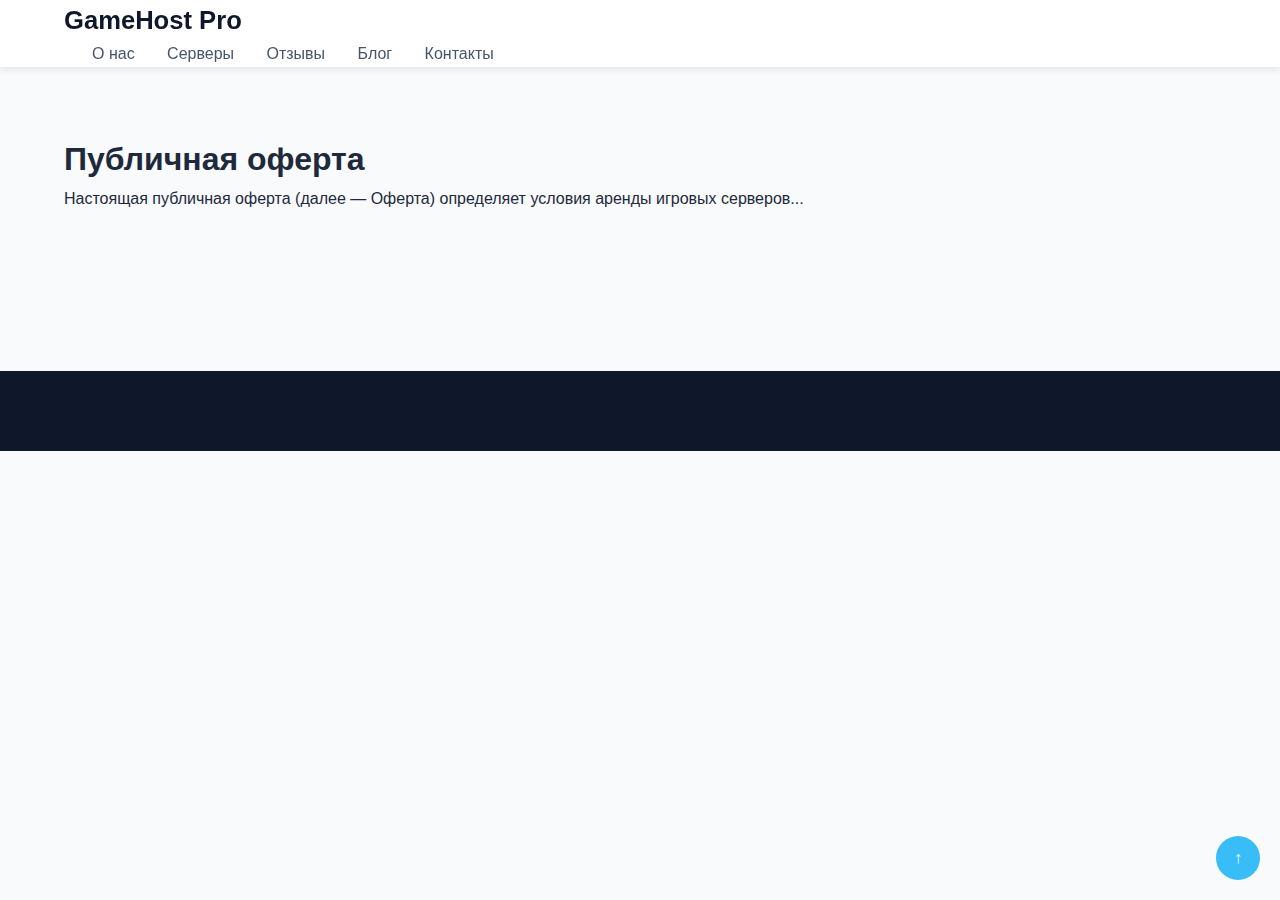
<file: legal/offer.html>
<!-- legal/offer.html -->
<!DOCTYPE html>
<html lang="ru">
<head>
  <meta charset="UTF-8" />
  <title>Публичная оферта — GameHost Pro</title>
  <link rel="stylesheet" href="../style.css">
</head>
<body>
  <header class="header">
    <div class="container">
      <a href="../index.html" class="logo">GameHost Pro</a>
      <nav class="main-menu">
        <a href="../about.html">О нас</a>
        <a href="../servers.html">Серверы</a>
        <a href="../reviews.html">Отзывы</a>
        <a href="../blog.html">Блог</a>
        <a href="../contacts.html">Контакты</a>
      </nav>
    </div>
  </header>

<!-- Хлебные крошки -->
<div class="container breadcrumbs">
  <a href="../index.html">Главная</a> / Юридическое
</div>

  <section class="section">
    <div class="container">
      <h1>Публичная оферта</h1>
      <p>Настоящая публичная оферта (далее — Оферта) определяет условия аренды игровых серверов...</p>
      <!-- Здесь полный текст оферты -->
    </div>
  </section>

  <footer class="footer">
    <!-- футер -->
  </footer>
  <a href="#" class="scroll-to-top">↑</a>
</body>
</html>
</file>
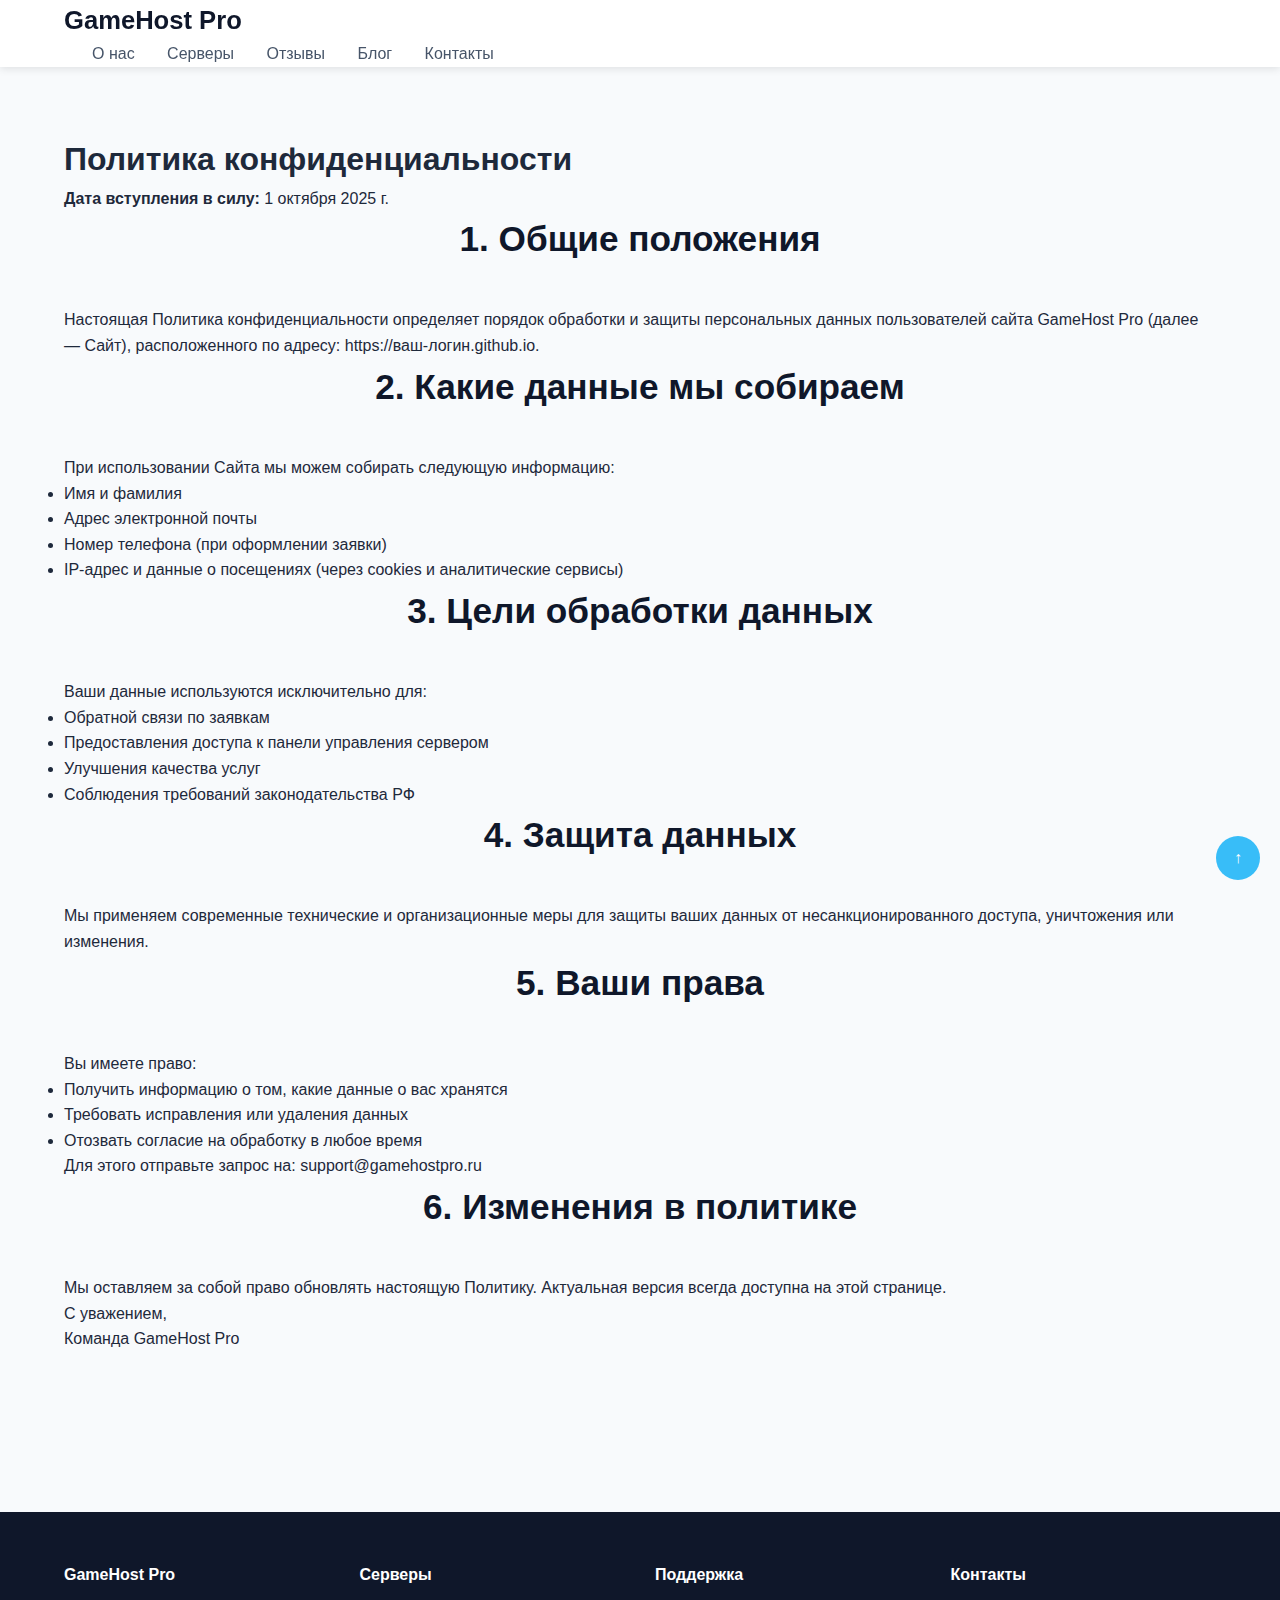
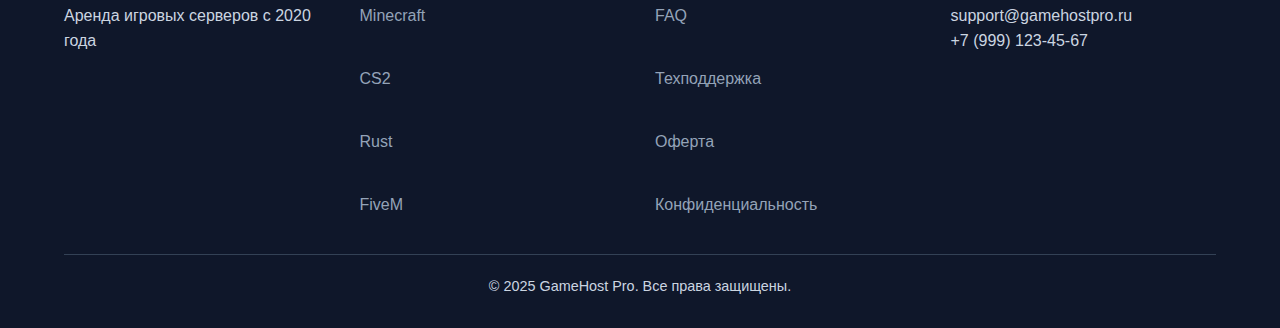
<file: legal/privacy.html>
<!DOCTYPE html>
<html lang="ru">
<head>
  <meta charset="UTF-8" />
  <meta name="viewport" content="width=device-width, initial-scale=1.0" />
  <title>Политика конфиденциальности — GameHost Pro</title>
  <link rel="stylesheet" href="../style.css">
</head>
<body>

  <!-- Хедер -->
  <header class="header">
    <div class="container">
      <a href="../index.html" class="logo">GameHost Pro</a>
      <nav class="main-menu">
        <a href="../about.html">О нас</a>
        <a href="../servers.html">Серверы</a>
        <a href="../reviews.html">Отзывы</a>
        <a href="../blog.html">Блог</a>
        <a href="../contacts.html">Контакты</a>
      </nav>
    </div>
  </header>

<!-- Хлебные крошки -->
<div class="container breadcrumbs">
  <a href="../index.html">Главная</a> / Юридическое
</div>

  <!-- Основной контент -->
  <section class="section">
    <div class="container">
      <h1>Политика конфиденциальности</h1>

      <p><strong>Дата вступления в силу:</strong> 1 октября 2025 г.</p>

      <h2>1. Общие положения</h2>
      <p>Настоящая Политика конфиденциальности определяет порядок обработки и защиты персональных данных пользователей сайта GameHost Pro (далее — Сайт), расположенного по адресу: <a href="https://ваш-логин.github.io">https://ваш-логин.github.io</a>.</p>

      <h2>2. Какие данные мы собираем</h2>
      <p>При использовании Сайта мы можем собирать следующую информацию:</p>
      <ul>
        <li>Имя и фамилия</li>
        <li>Адрес электронной почты</li>
        <li>Номер телефона (при оформлении заявки)</li>
        <li>IP-адрес и данные о посещениях (через cookies и аналитические сервисы)</li>
      </ul>

      <h2>3. Цели обработки данных</h2>
      <p>Ваши данные используются исключительно для:</p>
      <ul>
        <li>Обратной связи по заявкам</li>
        <li>Предоставления доступа к панели управления сервером</li>
        <li>Улучшения качества услуг</li>
        <li>Соблюдения требований законодательства РФ</li>
      </ul>

      <h2>4. Защита данных</h2>
      <p>Мы применяем современные технические и организационные меры для защиты ваших данных от несанкционированного доступа, уничтожения или изменения.</p>

      <h2>5. Ваши права</h2>
      <p>Вы имеете право:</p>
      <ul>
        <li>Получить информацию о том, какие данные о вас хранятся</li>
        <li>Требовать исправления или удаления данных</li>
        <li>Отозвать согласие на обработку в любое время</li>
      </ul>
      <p>Для этого отправьте запрос на: <a href="mailto:support@gamehostpro.ru">support@gamehostpro.ru</a></p>

      <h2>6. Изменения в политике</h2>
      <p>Мы оставляем за собой право обновлять настоящую Политику. Актуальная версия всегда доступна на этой странице.</p>

      <p>С уважением,<br>
      Команда GameHost Pro</p>
    </div>
  </section>

  <!-- Футер -->
  <footer class="footer">
    <div class="container">
      <div class="footer-grid">
        <div>
          <h4>GameHost Pro</h4>
          <p>Аренда игровых серверов с 2020 года</p>
        </div>
        <div>
          <h4>Серверы</h4>
          <a href="../servers.html">Minecraft</a><br>
          <a href="../servers.html">CS2</a><br>
          <a href="../servers.html">Rust</a><br>
          <a href="../servers.html">FiveM</a>
        </div>
        <div>
          <h4>Поддержка</h4>
          <a href="../faq.html">FAQ</a><br>
          <a href="#">Техподдержка</a><br>
          <a href="offer.html">Оферта</a><br>
          <a href="privacy.html">Конфиденциальность</a>
        </div>
        <div>
          <h4>Контакты</h4>
          <p>support@gamehostpro.ru</p>
          <p>+7 (999) 123-45-67</p>
        </div>
      </div>
      <div class="footer-bottom">
        <p>© 2025 GameHost Pro. Все права защищены.</p>
      </div>
    </div>
  </footer>

  <a href="#" class="scroll-to-top">↑</a>

</body>
</html>
</file>
<file: style.css>
/* === Сброс и общие настройки === */
* {
  margin: 0;
  padding: 0;
  box-sizing: border-box;
}
body {
  font-family: -apple-system, BlinkMacSystemFont, 'Segoe UI', Roboto, 'Helvetica Neue', Arial, sans-serif;
  line-height: 1.6;
  color: #1e293b;
  background-color: #f8fafc;
}
.container {
  width: 90%;
  max-width: 1200px;
  margin: 0 auto;
}
a {
  text-decoration: none;
  color: inherit;
}

/* === Хедер и меню (п.2, п.3, п.9) === */
.header {
  position: fixed;
  top: 0;
  width: 100%;
  background: white;
  box-shadow: 0 2px 8px rgba(0, 0, 0, 0.1);
  z-index: 1000;
}
.navbar {
  display: flex;
  justify-content: space-between;
  align-items: center;
  padding: 14px 0;
}
.logo {
  font-size: 1.6rem;
  font-weight: bold;
  color: #0f172a;
}
.main-menu a {
  margin-left: 28px;
  color: #475569;
  font-weight: 500;
  font-size: 1rem;
  text-decoration: none; /* Убираем подчеркивание */
}
.main-menu a:hover,
.main-menu a.active {
  color: #38bdf8;
  font-weight: bold;
}

/* === Хлебные крошки (п.6) === */
.breadcrumbs {
  padding: 15px 0;
  font-size: 0.95rem;
  color: #64748b;
  background: #f8fafc; /* чтобы точно был виден */
}
.breadcrumbs a {
  color: #38bdf8;
  text-decoration: none;
}
.breadcrumbs a:hover {
  text-decoration: underline;
}

/* === Первый экран (п.1) === */
.hero {
  background: linear-gradient(rgba(15, 23, 42, 0.85), rgba(15, 23, 42, 0.9)),
    url('images/hero-bg.jpg') center/cover no-repeat;
  color: white;
  padding: 160px 0 120px;
  text-align: center;
}
.hero h1 {
  font-size: 2.8rem;
  margin-bottom: 20px;
}
.hero p {
  font-size: 1.2rem;
  max-width: 700px;
  margin: 0 auto 30px;
}

/* === Кнопки === */
.btn {
  display: inline-block;
  padding: 12px 32px;
  border-radius: 6px;
  background: #38bdf8;
  color: #0f172a;
  font-weight: bold;
  transition: opacity 0.2s;
}
.btn:hover {
  opacity: 0.9;
}

/* === Секции === */
section {
  padding: 80px 0;
}
.light-bg {
  background-color: #f1f5f9;
}
section h2 {
  text-align: center;
  font-size: 2.2rem;
  margin-bottom: 40px;
  color: #0f172a;
}

/* === Преимущества (п.11) === */
.feature-image-wrapper {
  text-align: center;
  margin-bottom: 40px;
}
.feature-image {
  width: 100%;
  max-width: 100%;
  max-height: 300px;
  min-height: 200px;
  height: auto;
  border-radius: 10px;
  box-shadow: 0 8px 24px rgba(0, 0, 0, 0.1);
  object-fit: cover;
  object-position: center;
}
.features-grid {
  display: grid;
  grid-template-columns: repeat(auto-fit, minmax(240px, 1fr));
  gap: 30px;
}
.feature h3 {
  margin: 15px 0 10px;
  color: #0f172a;
}

/* === Факты с цифрами (п.13) === */
.facts-grid {
  display: flex;
  justify-content: center;
  flex-wrap: wrap;
  gap: 40px;
}
.fact-number {
  font-size: 2.5rem;
  font-weight: bold;
  color: #38bdf8;
}
.fact-text {
  font-size: 1.1rem;
  color: #475569;
}

/* === Товарная сетка и фильтры (п.5, п.8) === */
.category-filters {
  display: flex;
  gap: 10px;
  margin: 25px 0 35px;
  flex-wrap: wrap;
  justify-content: center;
}
.category-btn {
  padding: 8px 16px;
  background: #e2e8f0;
  border: none;
  border-radius: 8px;
  cursor: pointer;
  font-weight: 500;
}
.category-btn:hover,
.category-btn.active {
  background: #38bdf8;
  color: #0f172a;
}

.products-grid {
  display: grid;
  grid-template-columns: repeat(auto-fill, minmax(280px, 1fr));
  gap: 30px;
}
.product-card {
  background: white;
  border-radius: 10px;
  overflow: hidden;
  box-shadow: 0 4px 12px rgba(0, 0, 0, 0.08);
  text-align: center;
  padding: 20px 15px;
}
.product-card img {
  width: 100%;
  height: 160px;
  object-fit: cover;
  border-radius: 6px;
}
.price {
  font-size: 1.4rem;
  font-weight: bold;
  color: #38bdf8;
  margin: 12px 0;
}

/* === Отзывы (п.21) === */
.reviews-filters {
  background: #f1f5f9;
  padding: 20px;
  border-radius: 10px;
  margin: 25px 0 40px;
  display: flex;
  justify-content: center;
  flex-wrap: wrap;
  gap: 20px;
}
.filter-group label {
  margin-right: 10px;
  font-weight: 500;
}
.filter-group select {
  padding: 8px 12px;
  border: 1px solid #cbd5e1;
  border-radius: 6px;
  font-size: 1rem;
}

.reviews-list {
  display: grid;
  grid-template-columns: 1fr;
  gap: 25px;
}
.review-card {
  background: white;
  padding: 25px;
  border-radius: 12px;
  box-shadow: 0 4px 12px rgba(0, 0, 0, 0.05);
}
.review-card img {
  width: 80px;
  height: 80px;
  border-radius: 50%;
  float: left;
  margin-right: 20px;
  object-fit: cover;
}
.review-meta {
  margin-top: 15px;
  font-size: 0.9rem;
  color: #64748b;
  display: flex;
  flex-wrap: wrap;
  gap: 12px;
  align-items: center;
}
.review-meta .review-author {
  font-weight: bold;
  color: #1e293b;
}
.review-meta .review-social {
  color: #38bdf8;
}
.review-meta .review-social:hover {
  text-decoration: underline;
}

/* === Формы (п.22) === */
.contact-form {
  max-width: 600px;
  margin: 0 auto;
}
.contact-form input,
.contact-form textarea,
.contact-form select {
  width: 100%;
  padding: 14px;
  margin: 10px 0;
  border: 1px solid #cbd5e1;
  border-radius: 6px;
  font-size: 1rem;
}
.contact-form textarea {
  height: 120px;
  resize: vertical;
}

/* === FAQ (п.23) === */
.faq-list {
  margin-top: 30px;
}
.faq-item {
  background: #f8fafc;
  padding: 20px;
  border-radius: 10px;
  margin-bottom: 15px;
  border-left: 4px solid #38bdf8;
}
.faq-item h3 {
  margin-bottom: 10px;
  color: #0f172a;
}

/* === Блог (п.24–26) === */
.blog-grid {
  display: grid;
  grid-template-columns: repeat(auto-fill, minmax(350px, 1fr));
  gap: 30px;
  margin-top: 30px;
}
.blog-post img {
  width: 100%;
  border-radius: 8px;
  margin-bottom: 15px;
}

/* === Контакты (п.29) === */
.contact-info {
  background: #f1f5f9;
  padding: 25px;
  border-radius: 10px;
  margin-bottom: 40px;
}
.contact-info a {
  color: #38bdf8;
}
.map-placeholder {
  background: #f8fafc;
  padding: 30px;
  text-align: center;
  border-radius: 10px;
  margin-top: 20px;
}

/* === Карточка товара (п.12, п.16) === */
.product-detail {
  max-width: 800px;
  margin: 0 auto;
}
.product-image {
  width: 100%;
  border-radius: 10px;
  margin: 25px 0;
}
.features-list {
  background: #f1f5f9;
  padding: 20px;
  border-radius: 10px;
  margin: 25px 0;
  list-style: none;
}
.features-list li {
  margin: 10px 0;
  padding-left: 24px;
}
.scenarios {
  display: grid;
  grid-template-columns: repeat(auto-fit, minmax(250px, 1fr));
  gap: 25px;
  margin: 25px 0;
}
.scenario h3 {
  color: #0f172a;
  margin: 15px 0 10px;
}
.price-block {
  text-align: center;
  margin: 30px 0;
}
.price-block .price {
  font-size: 2rem;
  font-weight: bold;
  color: #38bdf8;
}

/* === Партнёры (п.14) === */
.partners {
  display: flex;
  flex-wrap: wrap;
  gap: 20px;
  margin: 30px 0;
}
.partner-logo {
  background: #e2e8f0;
  padding: 12px 24px;
  border-radius: 8px;
  font-weight: bold;
  color: #0f172a;
}

/* === Футер (п.30) === */
.footer {
  background: #0f172a;
  color: #cbd5e1;
  padding: 50px 0 30px;
  margin-top: 80px;
}
.footer-grid {
  display: grid;
  grid-template-columns: repeat(auto-fit, minmax(200px, 1fr));
  gap: 30px;
}
.footer h4 {
  color: white;
  margin-bottom: 15px;
}
.footer a {
  color: #94a3b8;
  display: block;
  margin: 6px 0;
}
.footer a:hover {
  color: #38bdf8;
}
.footer-bottom {
  margin-top: 30px;
  padding-top: 20px;
  border-top: 1px solid #334155;
  text-align: center;
  font-size: 0.9rem;
}

/* === Кнопка "Наверх" (п.4) === */
.scroll-to-top {
  position: fixed;
  bottom: 20px;
  right: 20px;
  width: 44px;
  height: 44px;
  background: #38bdf8;
  color: white;
  border-radius: 50%;
  display: flex;
  align-items: center;
  justify-content: center;
  text-decoration: none;
  font-weight: bold;
}

/* === Адаптивность === */
@media (max-width: 768px) {
  .navbar {
    flex-wrap: wrap;
  }
  .main-menu {
    margin-top: 10px;
  }
  .main-menu a {
    margin: 0 12px;
  }
  .hero h1 {
    font-size: 2rem;
  }
  .features-grid,
  .facts-grid,
  .scenarios,
  .blog-grid,
  .products-grid {
    grid-template-columns: 1fr;
  }
  .review-card img {
    float: none;
    margin-right: 0;
    margin-bottom: 15px;
    display: block;
  }
  .feature-image {
    max-height: 200px;
    min-height: 150px;
  }
}
</file>
